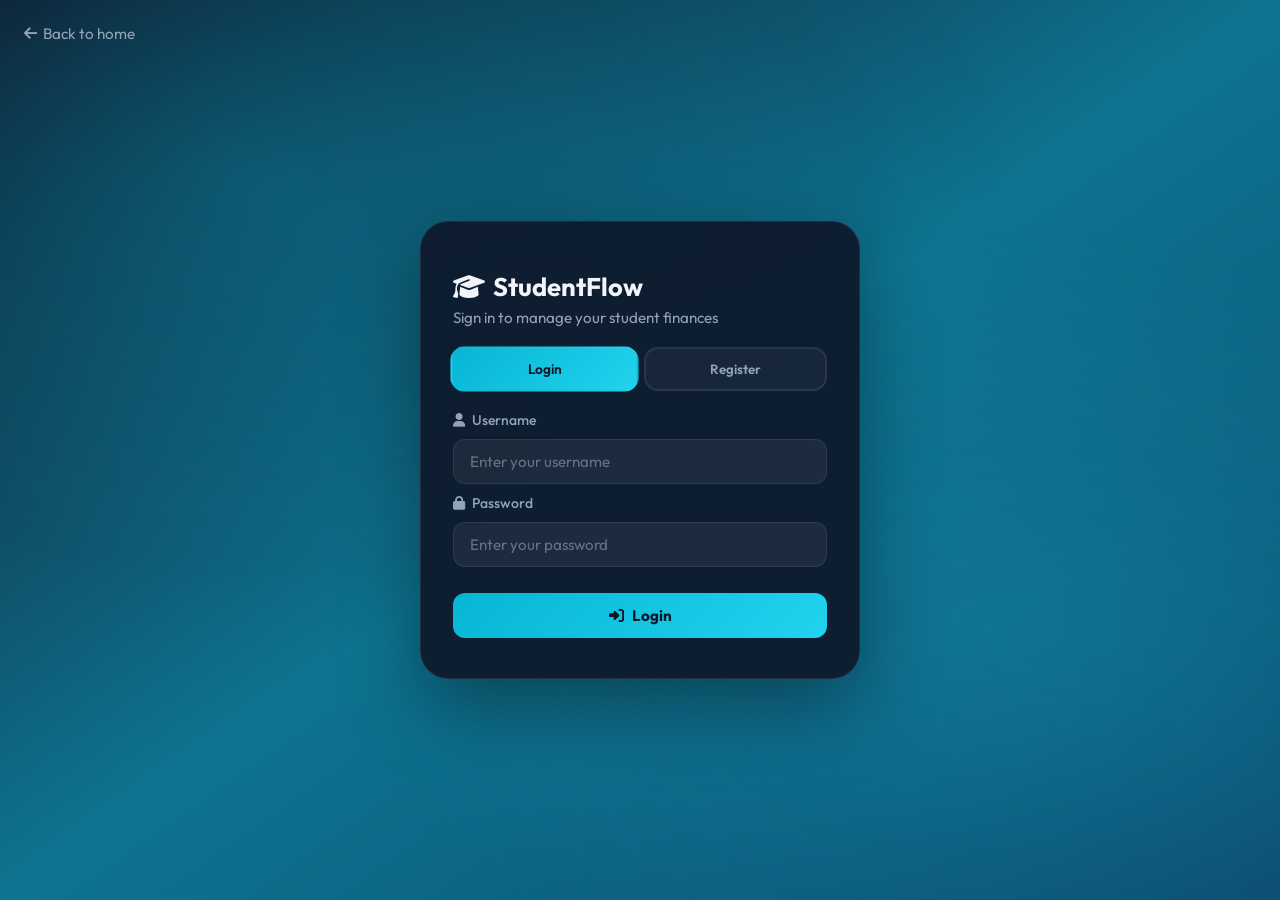
<file: templates/login.html>
<!doctype html>
<html lang="en">
<head>
  <meta charset="utf-8">
  <title>StudentFlow – Login</title>
  <meta name="viewport" content="width=device-width, initial-scale=1">
  <link href="https://fonts.googleapis.com/css2?family=Outfit:wght@400;500;600;700&display=swap" rel="stylesheet">
  <link rel="stylesheet" href="https://cdnjs.cloudflare.com/ajax/libs/font-awesome/6.4.0/css/all.min.css">
  <link rel="stylesheet" href="/static/css/style.css">
  <style>
    .auth-page .auth-back {
      position: absolute; top: 1.5rem; left: 1.5rem;
      color: var(--text-light); text-decoration: none;
      font-size: 0.95rem; display: flex; align-items: center; gap: 0.4rem;
      transition: color 0.3s;
    }
    .auth-page .auth-back:hover { color: var(--accent); }
    .auth-card { position: relative; padding-top: 3rem; }
    .d-none { display: none !important; }
    .w-100 { width: 100%; }
    .mt-3 { margin-top: 1rem; }
    .me-2 { margin-right: 0.5rem; }
    .auth-divider {
      text-align: center; color: var(--text-light); font-size: 0.85rem;
      margin: 0.5rem 0; position: relative;
    }
    .auth-divider::before, .auth-divider::after {
      content: ''; position: absolute; top: 50%; width: 40%;
      height: 1px; background: var(--border);
    }
    .auth-divider::before { left: 0; }
    .auth-divider::after { right: 0; }
  </style>
</head>
<body class="auth-page">
  <div class="auth-bg-shape"></div>
  <a href="/" class="auth-back"><i class="fas fa-arrow-left"></i> Back to home</a>
  <main class="auth-wrap">
    <section class="auth-card">
      <div class="auth-header">
        <h1><i class="fas fa-graduation-cap me-2"></i>StudentFlow</h1>
        <p>Sign in to manage your student finances</p>
      </div>

      <div class="auth-tabs">
        <button id="showLogin" class="active" type="button">Login</button>
        <button id="showRegister" type="button">Register</button>
      </div>

      <div id="authAlert" class="auth-alert d-none"></div>

      <form id="loginForm" class="auth-form">
        <label><i class="fas fa-user me-1"></i> Username</label>
        <input type="text" name="username" required minlength="3" class="form-control" placeholder="Enter your username" autocomplete="username">
        <label><i class="fas fa-lock me-1"></i> Password</label>
        <input type="password" name="password" required minlength="6" class="form-control" placeholder="Enter your password" autocomplete="current-password">
        <button type="submit" class="btn btn-gradient w-100 mt-3">
          <i class="fas fa-sign-in-alt me-2"></i>Login
        </button>
      </form>

      <form id="registerForm" class="auth-form d-none">
        <label><i class="fas fa-user-plus me-1"></i> Choose Username</label>
        <input type="text" name="username" required minlength="3" class="form-control" placeholder="Pick a username (min 3 chars)" autocomplete="username">
        <label><i class="fas fa-lock me-1"></i> Choose Password</label>
        <input type="password" name="password" required minlength="6" class="form-control" placeholder="Min 6 characters" autocomplete="new-password">
        <button type="submit" class="btn btn-gradient w-100 mt-3">
          <i class="fas fa-graduation-cap me-2"></i>Create Student Account
        </button>
      </form>
    </section>
  </main>

  <script>
    (function () {
      const loginForm = document.getElementById('loginForm');
      const registerForm = document.getElementById('registerForm');
      const showLogin = document.getElementById('showLogin');
      const showRegister = document.getElementById('showRegister');
      const authAlert = document.getElementById('authAlert');

      if (window.location.hash === '#register') { showRegister.click(); }

      function setTab(mode) {
        const loginMode = mode === 'login';
        loginForm.classList.toggle('d-none', !loginMode);
        registerForm.classList.toggle('d-none', loginMode);
        showLogin.classList.toggle('active', loginMode);
        showRegister.classList.toggle('active', !loginMode);
        authAlert.classList.add('d-none');
      }

      function showMsg(msg, success) {
        authAlert.textContent = msg;
        authAlert.classList.remove('d-none');
        authAlert.classList.toggle('success', !!success);
      }

      async function submitAuth(url, form) {
        const payload = Object.fromEntries(new FormData(form).entries());
        const res = await fetch(url, {
          method: 'POST',
          headers: { 'Content-Type': 'application/json' },
          body: JSON.stringify(payload)
        });
        const data = await res.json();
        if (!res.ok) { showMsg(data.error || 'Request failed.', false); return; }
        if (url === '/register') { showMsg('Account created! Please login.', true); setTab('login'); return; }
        window.location.href = data.redirect || '/dashboard';
      }

      showLogin.addEventListener('click', function () { setTab('login'); });
      showRegister.addEventListener('click', function () { setTab('register'); });

      loginForm.addEventListener('submit', function (e) {
        e.preventDefault();
        submitAuth('/login', loginForm).catch(function () { showMsg('Login failed. Try again.', false); });
      });
      registerForm.addEventListener('submit', function (e) {
        e.preventDefault();
        submitAuth('/register', registerForm).catch(function () { showMsg('Registration failed. Try again.', false); });
      });
    })();
  </script>
</body>
</html>
</file>
<file: static/css/style.css>
/* ── StudentFlow Global Styles ── */
:root {
  --bg: linear-gradient(135deg, #0f172a 0%, #1e293b 50%, #0f172a 100%);
  --bg-light: linear-gradient(145deg, #0f172a 0%, #1e3a5f 100%);
  --bg-accent: linear-gradient(145deg, #0f172a 0%, #0e7490 50%, #0c4a6e 100%);
  --card-glass: rgba(255, 255, 255, 0.06);
  --muted: #94a3b8;
  --accent: #06b6d4;
  --accent-2: #22d3ee;
  --accent-3: #f59e0b;
  --danger: #ef4444;
  --text: #f1f5f9;
  --text-dark: #0f172a;
  --text-light: #94a3b8;
  --success: #10b981;
  --border: rgba(255, 255, 255, 0.08);
}
* { box-sizing: border-box; margin: 0; padding: 0; }

body {
  background: var(--bg);
  color: var(--text);
  font-family: "Outfit", system-ui, sans-serif;
  -webkit-font-smoothing: antialiased;
  min-height: 100vh;
  overflow-x: hidden;
}

body::after {
  content: "";
  position: fixed; inset: 0; z-index: -2; opacity: 0.4;
  background:
    radial-gradient(800px 400px at 20% 20%, rgba(6, 182, 212, 0.15), transparent),
    radial-gradient(600px 300px at 80% 80%, rgba(34, 211, 238, 0.1), transparent);
}

/* ── ANIMATIONS ── */
@keyframes navSlideDown {
  from { transform: translateY(-100%); opacity: 0; }
  to   { transform: translateY(0); opacity: 1; }
}
@keyframes fadeInUp {
  from { opacity: 0; transform: translateY(30px); }
  to   { opacity: 1; transform: translateY(0); }
}
@keyframes heroTitleReveal {
  from { opacity: 0; transform: translateY(30px); }
  to   { opacity: 1; transform: translateY(0); }
}
@keyframes fadeInDown {
  from { opacity: 0; transform: translateY(-20px); }
  to   { opacity: 1; transform: translateY(0); }
}
@keyframes featureCardIn {
  from { opacity: 0; transform: translateY(40px); }
  to   { opacity: 1; transform: translateY(0); }
}
@keyframes authEntrance {
  from { opacity: 0; transform: scale(0.85); }
  to   { opacity: 1; transform: scale(1); }
}
@keyframes floatUpExplode {
  0%   { transform: translateY(0) scale(0.6); opacity: 1; }
  40%  { transform: translateY(-50px) scale(1.1); }
  100% { transform: translateY(-140px) scale(0.8); opacity: 0; }
}
@keyframes bounceIn {
  0%   { transform: translateX(-50%) translateY(60px) scale(0.3); }
  50%  { transform: translateX(-50%) translateY(-10px) scale(1.05); }
  70%  { transform: translateX(-50%) translateY(5px) scale(0.95); }
  100% { transform: translateX(-50%) translateY(0) scale(1); }
}
@keyframes orbFloat {
  0%, 100% { transform: translate(0,0) scale(1); }
  33%       { transform: translate(30px,-30px) scale(1.05); }
  66%       { transform: translate(-20px,20px) scale(0.95); }
}
@keyframes gridPulse {
  0%, 100% { opacity: 0.5; }
  50%       { opacity: 0.9; }
}
@keyframes shake {
  0%, 100% { transform: translateX(0); }
  25%       { transform: translateX(-8px); }
  75%       { transform: translateX(8px); }
}

/* ── TOAST ── */
.toast-msg {
  position: fixed; bottom: 40px; left: 50%;
  transform: translateX(-50%) translateY(60px);
  background: linear-gradient(135deg, var(--accent-2), var(--accent));
  color: white; padding: 14px 28px; border-radius: 50px;
  font-weight: 600; opacity: 0;
  transition: all 0.5s cubic-bezier(0.68, -0.55, 0.265, 1.55);
  box-shadow: 0 12px 40px rgba(6, 182, 212, 0.4); z-index: 1000;
  pointer-events: none;
}
.toast-msg.error { background: linear-gradient(135deg, var(--danger), #f87171); }
.toast-msg.show  { opacity: 1; transform: translateX(-50%) translateY(0); animation: bounceIn 0.6s ease; }

/* ── FLOATING AMOUNT ── */
.floating-amount {
  position: fixed; right: 30px; bottom: 30px;
  padding: 14px 22px; border-radius: 50px;
  color: white; font-weight: 700;
  box-shadow: 0 12px 40px rgba(16, 185, 129, 0.5);
  animation: floatUpExplode 1.4s ease forwards; z-index: 1000;
}

/* ── HOME PAGE ── */
.home-page { background: var(--bg-light); }

.home-bg { position: fixed; inset: 0; z-index: -1; overflow: hidden; }
.home-bg-gradient { position: absolute; inset: 0; background: linear-gradient(180deg,#0f172a 0%,#0c4a6e 40%,#0f172a 100%); }
.home-bg-grid {
  position: absolute; inset: 0;
  background-image: linear-gradient(rgba(255,255,255,.03) 1px,transparent 1px),
    linear-gradient(90deg,rgba(255,255,255,.03) 1px,transparent 1px);
  background-size: 60px 60px; animation: gridPulse 8s ease-in-out infinite;
}
.home-bg-orb { position: absolute; border-radius: 50%; filter: blur(80px); opacity: 0.4; animation: orbFloat 12s ease-in-out infinite; }
.home-bg-orb-1 { width:400px;height:400px;background:#06b6d4;top:-100px;right:-100px;animation-delay:0s; }
.home-bg-orb-2 { width:300px;height:300px;background:#22d3ee;bottom:10%;left:-50px;animation-delay:-4s; }
.home-bg-orb-3 { width:200px;height:200px;background:#0e7490;top:50%;left:40%;animation-delay:-8s; }

.home-nav { position:fixed;top:0;left:0;right:0;z-index:100;padding:1rem 2rem;animation:navSlideDown .8s ease-out; }
.home-nav-inner { max-width:1100px;margin:0 auto;display:flex;justify-content:space-between;align-items:center; }
.home-logo { display:inline-flex;align-items:center;gap:.5rem;font-weight:700;font-size:1.35rem;color:var(--text);text-decoration:none;transition:color .3s,transform .3s; }
.home-logo i { color:var(--accent);font-size:1.5rem;transition:transform .3s; }
.home-logo:hover { color:var(--accent-2); }
.home-logo:hover i { transform:rotate(-10deg) scale(1.1); }
.home-nav-actions { display:flex;gap:.75rem;align-items:center; }

.btn-nav { padding:.5rem 1rem;border-radius:12px;font-weight:600;font-size:.95rem;text-decoration:none;transition:all .3s; }
.btn-nav-ghost { color:var(--text-light);border:1px solid var(--border); }
.btn-nav-ghost:hover { color:var(--text);border-color:var(--accent);background:rgba(6,182,212,.1); }
.btn-nav-primary { background:linear-gradient(135deg,var(--accent),var(--accent-2));color:var(--text-dark);border:none;box-shadow:0 4px 20px rgba(6,182,212,.3); }
.btn-nav-primary:hover { transform:translateY(-2px);box-shadow:0 8px 30px rgba(6,182,212,.4); }

.home-main { padding:8rem 2rem 4rem;max-width:940px;margin:0 auto; }

.home-hero { text-align:center;margin-bottom:5rem; }
.hero-badge { display:inline-flex;align-items:center;gap:.5rem;padding:.5rem 1rem;background:var(--card-glass);border:1px solid var(--border);border-radius:50px;font-size:.9rem;color:var(--accent);margin-bottom:1.5rem;animation:fadeInDown .8s ease-out; }
.hero-title { font-size:clamp(2.4rem,6vw,3.8rem);font-weight:800;line-height:1.15;margin-bottom:1rem;animation:heroTitleReveal 1s ease-out .2s both; }
.hero-title-line  { display:block;color:var(--text); }
.hero-title-accent { display:block;background:linear-gradient(135deg,var(--accent),var(--accent-2));-webkit-background-clip:text;-webkit-text-fill-color:transparent;background-clip:text; }
.hero-subtitle { font-size:1.15rem;color:var(--text-light);max-width:540px;margin:0 auto 2rem;line-height:1.7;animation:heroTitleReveal 1s ease-out .4s both; }
.hero-cta { display:flex;flex-wrap:wrap;gap:1rem;justify-content:center;align-items:center;animation:heroTitleReveal 1s ease-out .6s both; }
.hero-welcome { width:100%;margin-top:.5rem;color:var(--text-light);font-size:.95rem; }

.btn-hero { display:inline-flex;align-items:center;gap:.6rem;padding:1rem 1.75rem;border-radius:14px;font-weight:600;font-size:1rem;text-decoration:none;transition:all .35s;cursor:pointer;border:none;font-family:inherit; }
.btn-hero-primary { background:linear-gradient(135deg,var(--accent),var(--accent-2));color:var(--text-dark);box-shadow:0 8px 30px rgba(6,182,212,.35); }
.btn-hero-primary:hover { transform:translateY(-3px) scale(1.02);box-shadow:0 12px 40px rgba(6,182,212,.45); }
.btn-hero-outline { background:transparent;color:var(--text);border:2px solid var(--border); }
.btn-hero-outline:hover { border-color:var(--accent);background:rgba(6,182,212,.1); }
.btn-hero-lg { padding:1.15rem 2rem;font-size:1.1rem; }

.home-features { margin-bottom:5rem; }
.features-title { text-align:center;font-size:1.75rem;font-weight:700;margin-bottom:2.5rem;color:var(--text); }
.features-grid { display:grid;grid-template-columns:repeat(auto-fit,minmax(255px,1fr));gap:1.5rem; }
.feature-card { background:var(--card-glass);border:1px solid var(--border);border-radius:20px;padding:2rem;transition:all .4s;animation:featureCardIn .8s ease-out var(--delay,0s) both; }
.feature-card:hover { transform:translateY(-8px);border-color:rgba(6,182,212,.4);box-shadow:0 20px 50px rgba(0,0,0,.2); }
.feature-icon { width:52px;height:52px;border-radius:14px;background:linear-gradient(135deg,var(--accent),var(--accent-2));display:flex;align-items:center;justify-content:center;margin-bottom:1.25rem;font-size:1.3rem;color:var(--text-dark);transition:transform .3s; }
.feature-card:hover .feature-icon { transform:scale(1.1) rotate(-5deg); }
.feature-card h3 { font-size:1.1rem;font-weight:600;margin-bottom:.5rem;color:var(--text); }
.feature-card p { color:var(--text-light);font-size:.92rem;line-height:1.6; }

.home-cta-section { margin-bottom:4rem; }
.cta-box { text-align:center;background:var(--card-glass);border:1px solid var(--border);border-radius:24px;padding:3rem 2rem;animation:featureCardIn .8s ease-out .3s both; }
.cta-box h2 { font-size:1.75rem;font-weight:700;margin-bottom:.5rem;color:var(--text); }
.cta-box p { color:var(--text-light);margin-bottom:1.5rem; }

.home-footer { text-align:center;padding:2rem;color:var(--text-light);font-size:.875rem; }

/* ── AUTH PAGE ── */
.auth-page { background: var(--bg-accent); }
.auth-bg-shape {
  position: fixed; inset: 0; z-index: -1;
  background:
    radial-gradient(600px 400px at 20% 20%, rgba(6,182,212,.2), transparent),
    radial-gradient(700px 400px at 80% 70%, rgba(34,211,238,.15), transparent);
}
.auth-wrap { min-height:100vh;display:grid;place-items:center;padding:20px; }
.auth-card {
  width:100%;max-width:440px;
  background:rgba(15,23,42,.92);
  border:1px solid var(--border);
  border-radius:28px; padding:40px 32px;
  box-shadow:0 25px 80px rgba(0,0,0,.4);
  backdrop-filter:blur(20px);
  animation:authEntrance .9s ease-out;
}
.auth-header h1 { color:var(--text) !important;font-size:1.6rem;margin-bottom:.3rem; }
.auth-header p  { color:var(--text-light);margin-bottom:1.25rem;font-size:.95rem; }
.auth-tabs { display:flex;gap:8px;margin-bottom:1.25rem; }
.auth-tabs button { flex:1;border:2px solid var(--border);border-radius:14px;background:rgba(255,255,255,.04);color:var(--text-light);padding:12px;transition:all .3s;font-weight:600;font-family:inherit;cursor:pointer; }
.auth-tabs button.active { background:linear-gradient(135deg,var(--accent),var(--accent-2));border-color:transparent;color:var(--text-dark);transform:scale(1.03); }
.auth-form { display:flex;flex-direction:column;gap:10px; }
.auth-form label { color:var(--text-light);font-size:.875rem;font-weight:500; }
.auth-form .form-control { background:rgba(255,255,255,.06);border:1px solid var(--border);color:var(--text);border-radius:12px;padding:.75rem 1rem;font-size:.95rem;font-family:inherit;transition:border-color .25s,box-shadow .25s;width:100%; }
.auth-form .form-control:focus { outline:none;border-color:var(--accent);box-shadow:0 0 0 3px rgba(6,182,212,.2); }
.auth-form .form-control::placeholder { color:var(--text-light);opacity:.6; }
.auth-alert { margin-bottom:1rem;border-radius:12px;padding:10px 14px;background:rgba(239,68,68,.12);border:1px solid rgba(239,68,68,.25);color:#f87171;font-size:.9rem;animation:shake .4s ease; }
.auth-alert.success { background:rgba(16,185,129,.12);border-color:rgba(16,185,129,.25);color:#34d399; }
.btn.btn-gradient { background:linear-gradient(135deg,var(--accent),var(--accent-2));color:var(--text-dark);border:none;border-radius:12px;padding:.8rem;font-weight:700;font-size:.95rem;cursor:pointer;transition:all .3s;font-family:inherit; }
.btn.btn-gradient:hover { transform:translateY(-2px);box-shadow:0 8px 24px rgba(6,182,212,.4); }
.w-100 { width:100%; }
.mt-3 { margin-top:1rem; }
.d-none { display:none !important; }

/* ── UTILITY ── */
.me-1 { margin-right:.25rem; }
.me-2 { margin-right:.5rem; }
.d-flex { display:flex; }
.align-items-center { align-items:center; }
.justify-content-between { justify-content:space-between; }

/* ── RESPONSIVE ── */
@media (max-width:768px) {
  .home-main { padding:6rem 1rem 3rem; }
  .home-nav-inner { flex-wrap:wrap;gap:1rem; }
  .auth-card { padding:28px 20px; }
}
</file>
